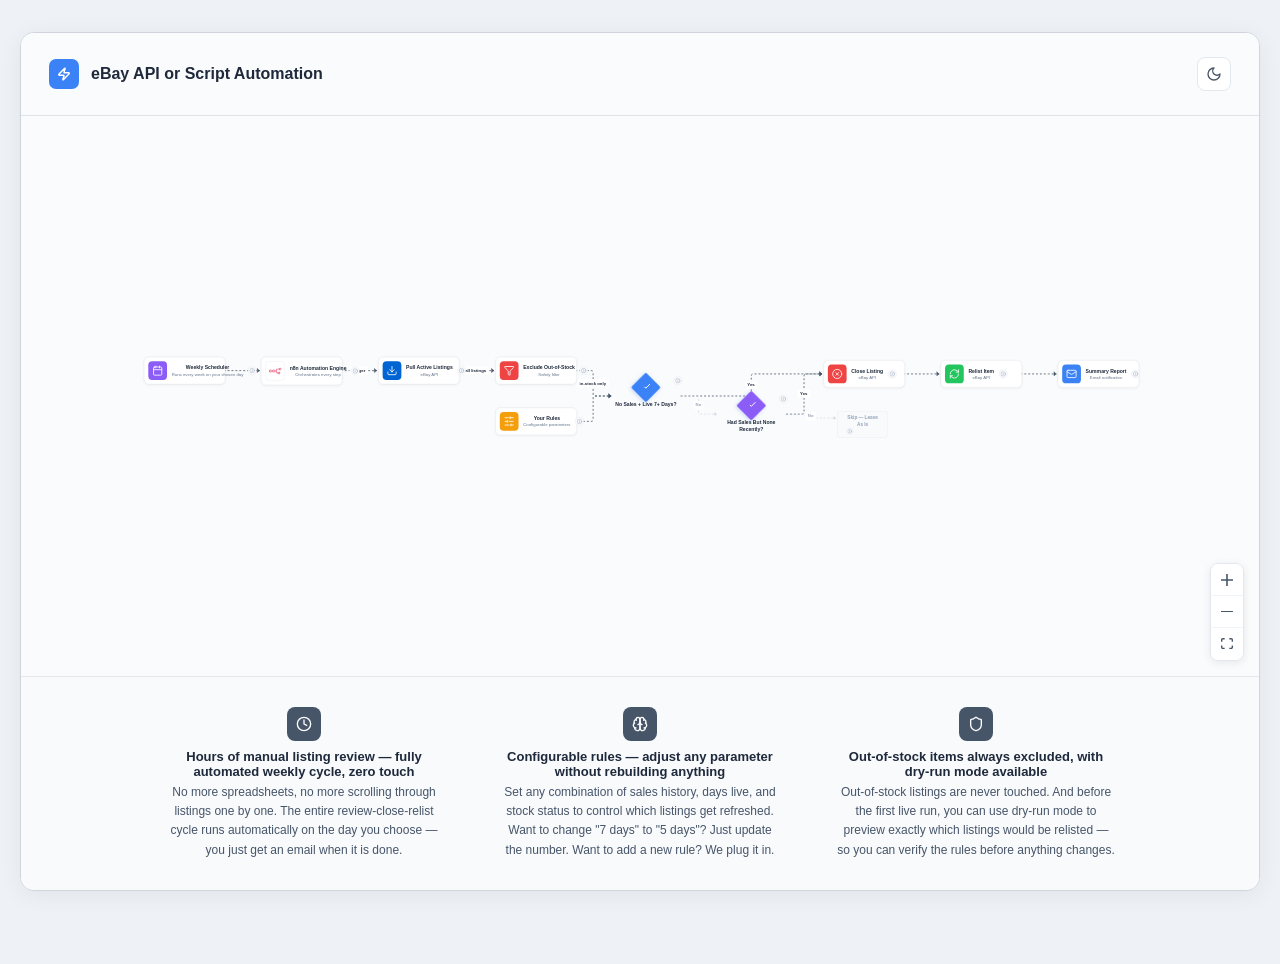
<file: proposals/ebay-api-automation-2026-03-26/index.html>
<!DOCTYPE html>
<html lang="en">
  <head>
    <meta charset="UTF-8" />
    <meta name="viewport" content="width=device-width, initial-scale=1.0" />
    <title>Silicon Loops — Proposal Diagram</title>
    <base href="/proposals/ebay-api-automation-2026-03-26/" />
    <script type="module" crossorigin src="./assets/index-cAYCTepJ.js"></script>
    <link rel="stylesheet" crossorigin href="./assets/index-FLBTLUaw.css">
  </head>
  <body>
    <div id="root"></div>
  </body>
</html>
</file>
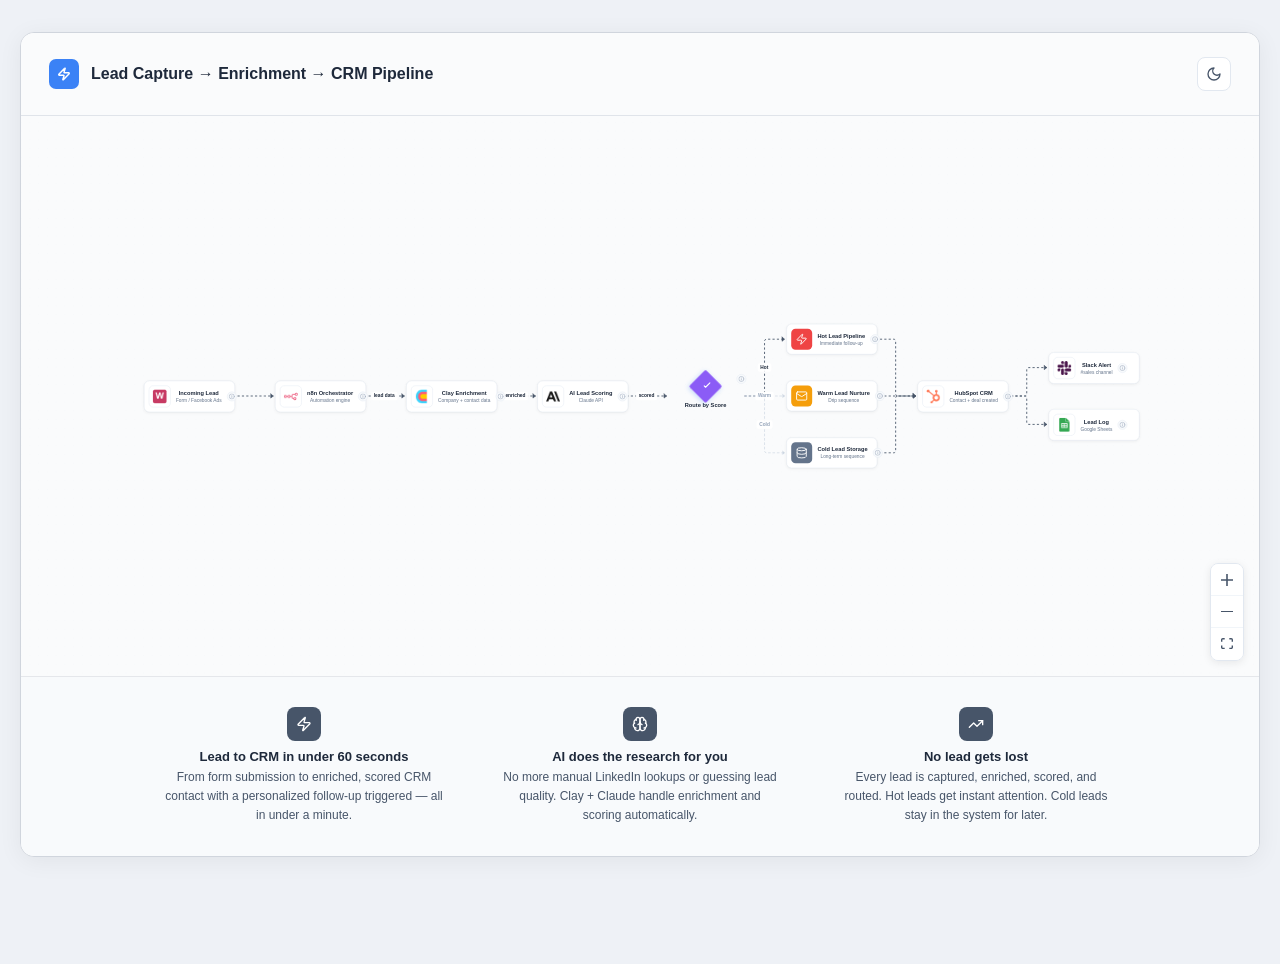
<file: proposals/lead-capture-pipeline/index.html>
<!DOCTYPE html>
<html lang="en">
  <head>
    <meta charset="UTF-8" />
    <meta name="viewport" content="width=device-width, initial-scale=1.0" />
    <title>Silicon Loops — Proposal Diagram</title>
    <script type="module" crossorigin src="./assets/index-DjbWWhF5.js"></script>
    <link rel="stylesheet" crossorigin href="./assets/index-FLBTLUaw.css">
  </head>
  <body>
    <div id="root"></div>
  </body>
</html>
</file>
<file: proposals/ebay-api-automation-2026-03-26/assets/index-FLBTLUaw.css>
.react-flow{direction:ltr;--xy-edge-stroke-default: #b1b1b7;--xy-edge-stroke-width-default: 1;--xy-edge-stroke-selected-default: #555;--xy-connectionline-stroke-default: #b1b1b7;--xy-connectionline-stroke-width-default: 1;--xy-attribution-background-color-default: rgba(255, 255, 255, .5);--xy-minimap-background-color-default: #fff;--xy-minimap-mask-background-color-default: rgba(240, 240, 240, .6);--xy-minimap-mask-stroke-color-default: transparent;--xy-minimap-mask-stroke-width-default: 1;--xy-minimap-node-background-color-default: #e2e2e2;--xy-minimap-node-stroke-color-default: transparent;--xy-minimap-node-stroke-width-default: 2;--xy-background-color-default: transparent;--xy-background-pattern-dots-color-default: #91919a;--xy-background-pattern-lines-color-default: #eee;--xy-background-pattern-cross-color-default: #e2e2e2;background-color:var(--xy-background-color, var(--xy-background-color-default));--xy-node-color-default: inherit;--xy-node-border-default: 1px solid #1a192b;--xy-node-background-color-default: #fff;--xy-node-group-background-color-default: rgba(240, 240, 240, .25);--xy-node-boxshadow-hover-default: 0 1px 4px 1px rgba(0, 0, 0, .08);--xy-node-boxshadow-selected-default: 0 0 0 .5px #1a192b;--xy-node-border-radius-default: 3px;--xy-handle-background-color-default: #1a192b;--xy-handle-border-color-default: #fff;--xy-selection-background-color-default: rgba(0, 89, 220, .08);--xy-selection-border-default: 1px dotted rgba(0, 89, 220, .8);--xy-controls-button-background-color-default: #fefefe;--xy-controls-button-background-color-hover-default: #f4f4f4;--xy-controls-button-color-default: inherit;--xy-controls-button-color-hover-default: inherit;--xy-controls-button-border-color-default: #eee;--xy-controls-box-shadow-default: 0 0 2px 1px rgba(0, 0, 0, .08);--xy-edge-label-background-color-default: #ffffff;--xy-edge-label-color-default: inherit;--xy-resize-background-color-default: #3367d9}.react-flow.dark{--xy-edge-stroke-default: #3e3e3e;--xy-edge-stroke-width-default: 1;--xy-edge-stroke-selected-default: #727272;--xy-connectionline-stroke-default: #b1b1b7;--xy-connectionline-stroke-width-default: 1;--xy-attribution-background-color-default: rgba(150, 150, 150, .25);--xy-minimap-background-color-default: #141414;--xy-minimap-mask-background-color-default: rgba(60, 60, 60, .6);--xy-minimap-mask-stroke-color-default: transparent;--xy-minimap-mask-stroke-width-default: 1;--xy-minimap-node-background-color-default: #2b2b2b;--xy-minimap-node-stroke-color-default: transparent;--xy-minimap-node-stroke-width-default: 2;--xy-background-color-default: #141414;--xy-background-pattern-dots-color-default: #777;--xy-background-pattern-lines-color-default: #777;--xy-background-pattern-cross-color-default: #777;--xy-node-color-default: #f8f8f8;--xy-node-border-default: 1px solid #3c3c3c;--xy-node-background-color-default: #1e1e1e;--xy-node-group-background-color-default: rgba(240, 240, 240, .25);--xy-node-boxshadow-hover-default: 0 1px 4px 1px rgba(255, 255, 255, .08);--xy-node-boxshadow-selected-default: 0 0 0 .5px #999;--xy-handle-background-color-default: #bebebe;--xy-handle-border-color-default: #1e1e1e;--xy-selection-background-color-default: rgba(200, 200, 220, .08);--xy-selection-border-default: 1px dotted rgba(200, 200, 220, .8);--xy-controls-button-background-color-default: #2b2b2b;--xy-controls-button-background-color-hover-default: #3e3e3e;--xy-controls-button-color-default: #f8f8f8;--xy-controls-button-color-hover-default: #fff;--xy-controls-button-border-color-default: #5b5b5b;--xy-controls-box-shadow-default: 0 0 2px 1px rgba(0, 0, 0, .08);--xy-edge-label-background-color-default: #141414;--xy-edge-label-color-default: #f8f8f8}.react-flow__background{background-color:var(--xy-background-color-props, var(--xy-background-color, var(--xy-background-color-default)));pointer-events:none;z-index:-1}.react-flow__container{position:absolute;width:100%;height:100%;top:0;left:0}.react-flow__pane{z-index:1}.react-flow__pane.draggable{cursor:grab}.react-flow__pane.dragging{cursor:grabbing}.react-flow__pane.selection{cursor:pointer}.react-flow__viewport{transform-origin:0 0;z-index:2;pointer-events:none}.react-flow__renderer{z-index:4}.react-flow__selection{z-index:6}.react-flow__nodesselection-rect:focus,.react-flow__nodesselection-rect:focus-visible{outline:none}.react-flow__edge-path{stroke:var(--xy-edge-stroke, var(--xy-edge-stroke-default));stroke-width:var(--xy-edge-stroke-width, var(--xy-edge-stroke-width-default));fill:none}.react-flow__connection-path{stroke:var(--xy-connectionline-stroke, var(--xy-connectionline-stroke-default));stroke-width:var(--xy-connectionline-stroke-width, var(--xy-connectionline-stroke-width-default));fill:none}.react-flow .react-flow__edges{position:absolute}.react-flow .react-flow__edges svg{overflow:visible;position:absolute;pointer-events:none}.react-flow__edge{pointer-events:visibleStroke}.react-flow__edge.selectable{cursor:pointer}.react-flow__edge.animated path{stroke-dasharray:5;animation:dashdraw .5s linear infinite}.react-flow__edge.animated path.react-flow__edge-interaction{stroke-dasharray:none;animation:none}.react-flow__edge.inactive{pointer-events:none}.react-flow__edge.selected,.react-flow__edge:focus,.react-flow__edge:focus-visible{outline:none}.react-flow__edge.selected .react-flow__edge-path,.react-flow__edge.selectable:focus .react-flow__edge-path,.react-flow__edge.selectable:focus-visible .react-flow__edge-path{stroke:var(--xy-edge-stroke-selected, var(--xy-edge-stroke-selected-default))}.react-flow__edge-textwrapper{pointer-events:all}.react-flow__edge .react-flow__edge-text{pointer-events:none;-webkit-user-select:none;-moz-user-select:none;user-select:none}.react-flow__arrowhead polyline{stroke:var(--xy-edge-stroke, var(--xy-edge-stroke-default))}.react-flow__arrowhead polyline.arrowclosed{fill:var(--xy-edge-stroke, var(--xy-edge-stroke-default))}.react-flow__connection{pointer-events:none}.react-flow__connection .animated{stroke-dasharray:5;animation:dashdraw .5s linear infinite}svg.react-flow__connectionline{z-index:1001;overflow:visible;position:absolute}.react-flow__nodes{pointer-events:none;transform-origin:0 0}.react-flow__node{position:absolute;-webkit-user-select:none;-moz-user-select:none;user-select:none;pointer-events:all;transform-origin:0 0;box-sizing:border-box;cursor:default}.react-flow__node.selectable{cursor:pointer}.react-flow__node.draggable{cursor:grab;pointer-events:all}.react-flow__node.draggable.dragging{cursor:grabbing}.react-flow__nodesselection{z-index:3;transform-origin:left top;pointer-events:none}.react-flow__nodesselection-rect{position:absolute;pointer-events:all;cursor:grab}.react-flow__handle{position:absolute;pointer-events:none;min-width:5px;min-height:5px;width:6px;height:6px;background-color:var(--xy-handle-background-color, var(--xy-handle-background-color-default));border:1px solid var(--xy-handle-border-color, var(--xy-handle-border-color-default));border-radius:100%}.react-flow__handle.connectingfrom{pointer-events:all}.react-flow__handle.connectionindicator{pointer-events:all;cursor:crosshair}.react-flow__handle-bottom{top:auto;left:50%;bottom:0;transform:translate(-50%,50%)}.react-flow__handle-top{top:0;left:50%;transform:translate(-50%,-50%)}.react-flow__handle-left{top:50%;left:0;transform:translate(-50%,-50%)}.react-flow__handle-right{top:50%;right:0;transform:translate(50%,-50%)}.react-flow__edgeupdater{cursor:move;pointer-events:all}.react-flow__pane.selection .react-flow__panel{pointer-events:none}.react-flow__panel{position:absolute;z-index:5;margin:15px}.react-flow__panel.top{top:0}.react-flow__panel.bottom{bottom:0}.react-flow__panel.top.center,.react-flow__panel.bottom.center{left:50%;transform:translate(-15px) translate(-50%)}.react-flow__panel.left{left:0}.react-flow__panel.right{right:0}.react-flow__panel.left.center,.react-flow__panel.right.center{top:50%;transform:translateY(-15px) translateY(-50%)}.react-flow__attribution{font-size:10px;background:var(--xy-attribution-background-color, var(--xy-attribution-background-color-default));padding:2px 3px;margin:0}.react-flow__attribution a{text-decoration:none;color:#999}@keyframes dashdraw{0%{stroke-dashoffset:10}}.react-flow__edgelabel-renderer{position:absolute;width:100%;height:100%;pointer-events:none;-webkit-user-select:none;-moz-user-select:none;user-select:none;left:0;top:0}.react-flow__viewport-portal{position:absolute;width:100%;height:100%;left:0;top:0;-webkit-user-select:none;-moz-user-select:none;user-select:none}.react-flow__minimap{background:var( --xy-minimap-background-color-props, var(--xy-minimap-background-color, var(--xy-minimap-background-color-default)) )}.react-flow__minimap-svg{display:block}.react-flow__minimap-mask{fill:var( --xy-minimap-mask-background-color-props, var(--xy-minimap-mask-background-color, var(--xy-minimap-mask-background-color-default)) );stroke:var( --xy-minimap-mask-stroke-color-props, var(--xy-minimap-mask-stroke-color, var(--xy-minimap-mask-stroke-color-default)) );stroke-width:var( --xy-minimap-mask-stroke-width-props, var(--xy-minimap-mask-stroke-width, var(--xy-minimap-mask-stroke-width-default)) )}.react-flow__minimap-node{fill:var( --xy-minimap-node-background-color-props, var(--xy-minimap-node-background-color, var(--xy-minimap-node-background-color-default)) );stroke:var( --xy-minimap-node-stroke-color-props, var(--xy-minimap-node-stroke-color, var(--xy-minimap-node-stroke-color-default)) );stroke-width:var( --xy-minimap-node-stroke-width-props, var(--xy-minimap-node-stroke-width, var(--xy-minimap-node-stroke-width-default)) )}.react-flow__background-pattern.dots{fill:var( --xy-background-pattern-color-props, var(--xy-background-pattern-color, var(--xy-background-pattern-dots-color-default)) )}.react-flow__background-pattern.lines{stroke:var( --xy-background-pattern-color-props, var(--xy-background-pattern-color, var(--xy-background-pattern-lines-color-default)) )}.react-flow__background-pattern.cross{stroke:var( --xy-background-pattern-color-props, var(--xy-background-pattern-color, var(--xy-background-pattern-cross-color-default)) )}.react-flow__controls{display:flex;flex-direction:column;box-shadow:var(--xy-controls-box-shadow, var(--xy-controls-box-shadow-default))}.react-flow__controls.horizontal{flex-direction:row}.react-flow__controls-button{display:flex;justify-content:center;align-items:center;height:26px;width:26px;padding:4px;border:none;background:var(--xy-controls-button-background-color, var(--xy-controls-button-background-color-default));border-bottom:1px solid var( --xy-controls-button-border-color-props, var(--xy-controls-button-border-color, var(--xy-controls-button-border-color-default)) );color:var( --xy-controls-button-color-props, var(--xy-controls-button-color, var(--xy-controls-button-color-default)) );cursor:pointer;-webkit-user-select:none;-moz-user-select:none;user-select:none}.react-flow__controls-button svg{width:100%;max-width:12px;max-height:12px;fill:currentColor}.react-flow__edge.updating .react-flow__edge-path{stroke:#777}.react-flow__edge-text{font-size:10px}.react-flow__node.selectable:focus,.react-flow__node.selectable:focus-visible{outline:none}.react-flow__node-input,.react-flow__node-default,.react-flow__node-output,.react-flow__node-group{padding:10px;border-radius:var(--xy-node-border-radius, var(--xy-node-border-radius-default));width:150px;font-size:12px;color:var(--xy-node-color, var(--xy-node-color-default));text-align:center;border:var(--xy-node-border, var(--xy-node-border-default));background-color:var(--xy-node-background-color, var(--xy-node-background-color-default))}.react-flow__node-input.selectable:hover,.react-flow__node-default.selectable:hover,.react-flow__node-output.selectable:hover,.react-flow__node-group.selectable:hover{box-shadow:var(--xy-node-boxshadow-hover, var(--xy-node-boxshadow-hover-default))}.react-flow__node-input.selectable.selected,.react-flow__node-input.selectable:focus,.react-flow__node-input.selectable:focus-visible,.react-flow__node-default.selectable.selected,.react-flow__node-default.selectable:focus,.react-flow__node-default.selectable:focus-visible,.react-flow__node-output.selectable.selected,.react-flow__node-output.selectable:focus,.react-flow__node-output.selectable:focus-visible,.react-flow__node-group.selectable.selected,.react-flow__node-group.selectable:focus,.react-flow__node-group.selectable:focus-visible{box-shadow:var(--xy-node-boxshadow-selected, var(--xy-node-boxshadow-selected-default))}.react-flow__node-group{background-color:var(--xy-node-group-background-color, var(--xy-node-group-background-color-default))}.react-flow__nodesselection-rect,.react-flow__selection{background:var(--xy-selection-background-color, var(--xy-selection-background-color-default));border:var(--xy-selection-border, var(--xy-selection-border-default))}.react-flow__nodesselection-rect:focus,.react-flow__nodesselection-rect:focus-visible,.react-flow__selection:focus,.react-flow__selection:focus-visible{outline:none}.react-flow__controls-button:hover{background:var( --xy-controls-button-background-color-hover-props, var(--xy-controls-button-background-color-hover, var(--xy-controls-button-background-color-hover-default)) );color:var( --xy-controls-button-color-hover-props, var(--xy-controls-button-color-hover, var(--xy-controls-button-color-hover-default)) )}.react-flow__controls-button:disabled{pointer-events:none}.react-flow__controls-button:disabled svg{fill-opacity:.4}.react-flow__controls-button:last-child{border-bottom:none}.react-flow__controls.horizontal .react-flow__controls-button{border-bottom:none;border-right:1px solid var( --xy-controls-button-border-color-props, var(--xy-controls-button-border-color, var(--xy-controls-button-border-color-default)) )}.react-flow__controls.horizontal .react-flow__controls-button:last-child{border-right:none}.react-flow__resize-control{position:absolute}.react-flow__resize-control.left,.react-flow__resize-control.right{cursor:ew-resize}.react-flow__resize-control.top,.react-flow__resize-control.bottom{cursor:ns-resize}.react-flow__resize-control.top.left,.react-flow__resize-control.bottom.right{cursor:nwse-resize}.react-flow__resize-control.bottom.left,.react-flow__resize-control.top.right{cursor:nesw-resize}.react-flow__resize-control.handle{width:5px;height:5px;border:1px solid #fff;border-radius:1px;background-color:var(--xy-resize-background-color, var(--xy-resize-background-color-default));translate:-50% -50%}.react-flow__resize-control.handle.left{left:0;top:50%}.react-flow__resize-control.handle.right{left:100%;top:50%}.react-flow__resize-control.handle.top{left:50%;top:0}.react-flow__resize-control.handle.bottom{left:50%;top:100%}.react-flow__resize-control.handle.top.left,.react-flow__resize-control.handle.bottom.left{left:0}.react-flow__resize-control.handle.top.right,.react-flow__resize-control.handle.bottom.right{left:100%}.react-flow__resize-control.line{border-color:var(--xy-resize-background-color, var(--xy-resize-background-color-default));border-width:0;border-style:solid}.react-flow__resize-control.line.left,.react-flow__resize-control.line.right{width:1px;transform:translate(-50%);top:0;height:100%}.react-flow__resize-control.line.left{left:0;border-left-width:1px}.react-flow__resize-control.line.right{left:100%;border-right-width:1px}.react-flow__resize-control.line.top,.react-flow__resize-control.line.bottom{height:1px;transform:translateY(-50%);left:0;width:100%}.react-flow__resize-control.line.top{top:0;border-top-width:1px}.react-flow__resize-control.line.bottom{border-bottom-width:1px;top:100%}.react-flow__edge-textbg{fill:var(--xy-edge-label-background-color, var(--xy-edge-label-background-color-default))}.react-flow__edge-text{fill:var(--xy-edge-label-color, var(--xy-edge-label-color-default))}body{margin:0;padding:32px 20px;background:#eef1f6;display:flex;justify-content:center;min-height:100vh;font-family:-apple-system,BlinkMacSystemFont,Segoe UI,Roboto,sans-serif}#root{width:100%;max-width:1400px}.diagram-wrapper{background:#fff;border-radius:14px;border:1px solid #d0d5dd;box-shadow:0 4px 24px #0000000f;overflow:hidden}.title-bar{display:flex;align-items:center;gap:12px;padding:14px 28px;background:#fafbfc;border-bottom:1px solid #e0e4ea;height:54px}.title-icon{width:30px;height:30px;border-radius:7px;display:flex;align-items:center;justify-content:center;flex-shrink:0}.title-text{font-size:16px;font-weight:600;color:#1e293b;flex:1;margin:0}.diagram-canvas{height:560px;background:#fafbfc}.react-flow__edge.animated path{stroke-dasharray:5;animation:flowDash .5s linear infinite}@keyframes flowDash{to{stroke-dashoffset:-10}}.react-flow__node{background:none!important;border:none!important;box-shadow:none!important;padding:0!important;border-radius:0!important;font-family:-apple-system,BlinkMacSystemFont,Segoe UI,Roboto,sans-serif}.handle{width:8px!important;height:8px!important;background:transparent!important;border:none!important;opacity:0}.action-node{text-align:center}.node-card{display:flex;align-items:center;gap:12px;background:#fff;border:1.5px solid #e2e8f0;border-radius:12px;padding:10px 16px 10px 10px;box-shadow:0 2px 8px #0000000f,0 0 0 1px #00000005;min-width:180px;transition:box-shadow .2s,border-color .2s}.node-card:hover{box-shadow:0 4px 16px #0000001a;border-color:#cbd5e1}.node-icon{width:48px;height:48px;border-radius:10px;display:flex;align-items:center;justify-content:center;flex-shrink:0}.brand-icon-img{width:32px;height:32px;object-fit:contain;border-radius:4px}.node-info{text-align:left;min-width:0}.node-label{font-size:13px;font-weight:700;color:#1e293b;line-height:1.3;white-space:nowrap}.node-sub{font-size:11px;color:#64748b;margin-top:2px;white-space:nowrap}.decision-node{text-align:center}.diamond-wrapper{display:flex;justify-content:center;margin-bottom:8px}.diamond{width:52px;height:52px;border-radius:6px;transform:rotate(45deg);display:flex;align-items:center;justify-content:center;box-shadow:0 3px 10px #3b82f640;border:2px solid rgba(255,255,255,.3)}.decision-label{font-size:13px;font-weight:700;color:#1e293b;line-height:1.3;white-space:pre-line}.skip-node{text-align:center}.skip-box{display:inline-block;background:#f8fafc;border:1.5px dashed #cbd5e1;border-radius:8px;padding:6px 16px}.skip-text{font-size:12px;font-weight:600;color:#94a3b8}.react-flow__controls{box-shadow:0 2px 8px #00000014!important;border:1px solid #e2e8f0!important;border-radius:8px!important;overflow:hidden}.react-flow__controls-button{width:32px!important;height:32px!important;background:#fff!important;border:none!important;border-bottom:1px solid #f1f5f9!important;display:flex;align-items:center;justify-content:center}.react-flow__controls-button:hover{background:#f8fafc!important}.react-flow__controls-button:last-child{border-bottom:none!important}.react-flow__controls-button svg{fill:#475569!important}.react-flow__node.dragging{cursor:grabbing}.react-flow__node{cursor:grab}.info-btn{width:22px;height:22px;border-radius:50%;border:1.5px solid #e2e8f0;background:#f8fafc;color:#94a3b8;cursor:pointer;display:flex;align-items:center;justify-content:center;flex-shrink:0;transition:all .15s;padding:0}.info-btn:hover{background:#3b82f6;border-color:#3b82f6;color:#fff}.info-btn-diamond{position:absolute;top:0;right:-8px}.info-btn-skip{width:18px;height:18px;margin-left:6px}.info-tooltip{position:absolute;top:calc(100% + 8px);left:50%;transform:translate(-50%);background:#1e293b;color:#f1f5f9;border-radius:10px;padding:12px 16px;width:260px;box-shadow:0 8px 24px #00000026;z-index:50;pointer-events:auto}.info-tooltip:before{content:"";position:absolute;top:-6px;left:50%;transform:translate(-50%);width:12px;height:12px;background:#1e293b;border-radius:2px;transform:translate(-50%) rotate(45deg)}.info-tooltip p{font-size:12px;line-height:1.6;margin:0;font-weight:400;font-family:-apple-system,BlinkMacSystemFont,Segoe UI,Roboto,sans-serif}.info-tooltip-skip{width:220px}.theme-toggle{width:34px;height:34px;border-radius:8px;border:1.5px solid #e2e8f0;background:#fff;color:#475569;cursor:pointer;display:flex;align-items:center;justify-content:center;padding:0;flex-shrink:0;transition:all .15s}.theme-toggle:hover{background:#f1f5f9;border-color:#cbd5e1}.react-flow__edge-textbg{fill:#fff;fill-opacity:.95}.react-flow__edge-text{font-size:11px;font-weight:700;font-family:-apple-system,BlinkMacSystemFont,Segoe UI,Roboto,sans-serif}.diagram-wrapper.dark{background:#0f172a;border-color:#1e293b}.diagram-wrapper.dark .title-bar{background:#1e293b;border-bottom-color:#334155}.diagram-wrapper.dark .title-text{color:#f1f5f9}.diagram-wrapper.dark .title-badge{background:#3b82f6}.diagram-wrapper.dark .theme-toggle{background:#334155;border-color:#475569;color:#f59e0b}.diagram-wrapper.dark .theme-toggle:hover{background:#475569}.diagram-wrapper.dark .diagram-canvas{background:#0f172a}.dark-flow{background:#0f172a!important}.dark-flow .react-flow__pane{background:#0f172a}.diagram-wrapper.dark .react-flow__controls{border-color:#334155!important;box-shadow:0 2px 8px #0000004d!important}.diagram-wrapper.dark .react-flow__controls-button{background:#1e293b!important;border-bottom-color:#334155!important}.diagram-wrapper.dark .react-flow__controls-button:hover{background:#334155!important}.diagram-wrapper.dark .react-flow__controls-button svg{fill:#94a3b8!important}.action-node.dark .node-card{background:#1e293b;border-color:#334155;box-shadow:0 2px 8px #0003,0 0 0 1px #ffffff08}.action-node.dark .node-card:hover{border-color:#475569;box-shadow:0 4px 16px #0000004d}.action-node.dark .node-label{color:#f1f5f9}.action-node.dark .node-sub{color:#94a3b8}.action-node.dark .info-btn{background:#334155;border-color:#475569;color:#94a3b8}.action-node.dark .info-btn:hover{background:#3b82f6;border-color:#3b82f6;color:#fff}.decision-node.dark .decision-label{color:#f1f5f9}.decision-node.dark .info-btn{background:#334155;border-color:#475569;color:#94a3b8}.decision-node.dark .info-btn:hover{background:#3b82f6;border-color:#3b82f6;color:#fff}.diagram-wrapper.dark .skip-box{background:#1e293b;border-color:#475569}.diagram-wrapper.dark .skip-text{color:#64748b}.dark-flow .react-flow__edge-textbg{fill:#1e293b;fill-opacity:.95}.dark-flow .react-flow__edge-text{fill:#94a3b8}.action-node.dark .info-tooltip,.decision-node.dark .info-tooltip{background:#f8fafc;color:#1e293b}.action-node.dark .info-tooltip:before,.decision-node.dark .info-tooltip:before{background:#f8fafc}.action-node.dark .info-tooltip p,.decision-node.dark .info-tooltip p{color:#334155}.diagram-wrapper.dark .footer{background:#1e293b;border-top-color:#334155}.diagram-wrapper.dark .footer-icon{background:#3b82f6}.diagram-wrapper.dark .footer-title{color:#f1f5f9}.diagram-wrapper.dark .footer-text{color:#94a3b8}.diagram-wrapper.dark .footer-text code{background:#334155;color:#e2e8f0}.footer{display:flex;align-items:flex-start;justify-content:center;gap:56px;padding:30px 80px;background:#f8fafc;border-top:1px solid #e5e7eb}.footer-item{text-align:center;width:280px}.footer-icon{width:34px;height:34px;border-radius:8px;background:#475569;margin:0 auto 8px;display:flex;align-items:center;justify-content:center}.footer-title{font-size:13px;font-weight:700;color:#1e293b;margin-bottom:4px}.footer-text{font-size:12px;color:#475569;line-height:1.6}
</file>
<file: proposals/lead-capture-pipeline/assets/index-FLBTLUaw.css>
.react-flow{direction:ltr;--xy-edge-stroke-default: #b1b1b7;--xy-edge-stroke-width-default: 1;--xy-edge-stroke-selected-default: #555;--xy-connectionline-stroke-default: #b1b1b7;--xy-connectionline-stroke-width-default: 1;--xy-attribution-background-color-default: rgba(255, 255, 255, .5);--xy-minimap-background-color-default: #fff;--xy-minimap-mask-background-color-default: rgba(240, 240, 240, .6);--xy-minimap-mask-stroke-color-default: transparent;--xy-minimap-mask-stroke-width-default: 1;--xy-minimap-node-background-color-default: #e2e2e2;--xy-minimap-node-stroke-color-default: transparent;--xy-minimap-node-stroke-width-default: 2;--xy-background-color-default: transparent;--xy-background-pattern-dots-color-default: #91919a;--xy-background-pattern-lines-color-default: #eee;--xy-background-pattern-cross-color-default: #e2e2e2;background-color:var(--xy-background-color, var(--xy-background-color-default));--xy-node-color-default: inherit;--xy-node-border-default: 1px solid #1a192b;--xy-node-background-color-default: #fff;--xy-node-group-background-color-default: rgba(240, 240, 240, .25);--xy-node-boxshadow-hover-default: 0 1px 4px 1px rgba(0, 0, 0, .08);--xy-node-boxshadow-selected-default: 0 0 0 .5px #1a192b;--xy-node-border-radius-default: 3px;--xy-handle-background-color-default: #1a192b;--xy-handle-border-color-default: #fff;--xy-selection-background-color-default: rgba(0, 89, 220, .08);--xy-selection-border-default: 1px dotted rgba(0, 89, 220, .8);--xy-controls-button-background-color-default: #fefefe;--xy-controls-button-background-color-hover-default: #f4f4f4;--xy-controls-button-color-default: inherit;--xy-controls-button-color-hover-default: inherit;--xy-controls-button-border-color-default: #eee;--xy-controls-box-shadow-default: 0 0 2px 1px rgba(0, 0, 0, .08);--xy-edge-label-background-color-default: #ffffff;--xy-edge-label-color-default: inherit;--xy-resize-background-color-default: #3367d9}.react-flow.dark{--xy-edge-stroke-default: #3e3e3e;--xy-edge-stroke-width-default: 1;--xy-edge-stroke-selected-default: #727272;--xy-connectionline-stroke-default: #b1b1b7;--xy-connectionline-stroke-width-default: 1;--xy-attribution-background-color-default: rgba(150, 150, 150, .25);--xy-minimap-background-color-default: #141414;--xy-minimap-mask-background-color-default: rgba(60, 60, 60, .6);--xy-minimap-mask-stroke-color-default: transparent;--xy-minimap-mask-stroke-width-default: 1;--xy-minimap-node-background-color-default: #2b2b2b;--xy-minimap-node-stroke-color-default: transparent;--xy-minimap-node-stroke-width-default: 2;--xy-background-color-default: #141414;--xy-background-pattern-dots-color-default: #777;--xy-background-pattern-lines-color-default: #777;--xy-background-pattern-cross-color-default: #777;--xy-node-color-default: #f8f8f8;--xy-node-border-default: 1px solid #3c3c3c;--xy-node-background-color-default: #1e1e1e;--xy-node-group-background-color-default: rgba(240, 240, 240, .25);--xy-node-boxshadow-hover-default: 0 1px 4px 1px rgba(255, 255, 255, .08);--xy-node-boxshadow-selected-default: 0 0 0 .5px #999;--xy-handle-background-color-default: #bebebe;--xy-handle-border-color-default: #1e1e1e;--xy-selection-background-color-default: rgba(200, 200, 220, .08);--xy-selection-border-default: 1px dotted rgba(200, 200, 220, .8);--xy-controls-button-background-color-default: #2b2b2b;--xy-controls-button-background-color-hover-default: #3e3e3e;--xy-controls-button-color-default: #f8f8f8;--xy-controls-button-color-hover-default: #fff;--xy-controls-button-border-color-default: #5b5b5b;--xy-controls-box-shadow-default: 0 0 2px 1px rgba(0, 0, 0, .08);--xy-edge-label-background-color-default: #141414;--xy-edge-label-color-default: #f8f8f8}.react-flow__background{background-color:var(--xy-background-color-props, var(--xy-background-color, var(--xy-background-color-default)));pointer-events:none;z-index:-1}.react-flow__container{position:absolute;width:100%;height:100%;top:0;left:0}.react-flow__pane{z-index:1}.react-flow__pane.draggable{cursor:grab}.react-flow__pane.dragging{cursor:grabbing}.react-flow__pane.selection{cursor:pointer}.react-flow__viewport{transform-origin:0 0;z-index:2;pointer-events:none}.react-flow__renderer{z-index:4}.react-flow__selection{z-index:6}.react-flow__nodesselection-rect:focus,.react-flow__nodesselection-rect:focus-visible{outline:none}.react-flow__edge-path{stroke:var(--xy-edge-stroke, var(--xy-edge-stroke-default));stroke-width:var(--xy-edge-stroke-width, var(--xy-edge-stroke-width-default));fill:none}.react-flow__connection-path{stroke:var(--xy-connectionline-stroke, var(--xy-connectionline-stroke-default));stroke-width:var(--xy-connectionline-stroke-width, var(--xy-connectionline-stroke-width-default));fill:none}.react-flow .react-flow__edges{position:absolute}.react-flow .react-flow__edges svg{overflow:visible;position:absolute;pointer-events:none}.react-flow__edge{pointer-events:visibleStroke}.react-flow__edge.selectable{cursor:pointer}.react-flow__edge.animated path{stroke-dasharray:5;animation:dashdraw .5s linear infinite}.react-flow__edge.animated path.react-flow__edge-interaction{stroke-dasharray:none;animation:none}.react-flow__edge.inactive{pointer-events:none}.react-flow__edge.selected,.react-flow__edge:focus,.react-flow__edge:focus-visible{outline:none}.react-flow__edge.selected .react-flow__edge-path,.react-flow__edge.selectable:focus .react-flow__edge-path,.react-flow__edge.selectable:focus-visible .react-flow__edge-path{stroke:var(--xy-edge-stroke-selected, var(--xy-edge-stroke-selected-default))}.react-flow__edge-textwrapper{pointer-events:all}.react-flow__edge .react-flow__edge-text{pointer-events:none;-webkit-user-select:none;-moz-user-select:none;user-select:none}.react-flow__arrowhead polyline{stroke:var(--xy-edge-stroke, var(--xy-edge-stroke-default))}.react-flow__arrowhead polyline.arrowclosed{fill:var(--xy-edge-stroke, var(--xy-edge-stroke-default))}.react-flow__connection{pointer-events:none}.react-flow__connection .animated{stroke-dasharray:5;animation:dashdraw .5s linear infinite}svg.react-flow__connectionline{z-index:1001;overflow:visible;position:absolute}.react-flow__nodes{pointer-events:none;transform-origin:0 0}.react-flow__node{position:absolute;-webkit-user-select:none;-moz-user-select:none;user-select:none;pointer-events:all;transform-origin:0 0;box-sizing:border-box;cursor:default}.react-flow__node.selectable{cursor:pointer}.react-flow__node.draggable{cursor:grab;pointer-events:all}.react-flow__node.draggable.dragging{cursor:grabbing}.react-flow__nodesselection{z-index:3;transform-origin:left top;pointer-events:none}.react-flow__nodesselection-rect{position:absolute;pointer-events:all;cursor:grab}.react-flow__handle{position:absolute;pointer-events:none;min-width:5px;min-height:5px;width:6px;height:6px;background-color:var(--xy-handle-background-color, var(--xy-handle-background-color-default));border:1px solid var(--xy-handle-border-color, var(--xy-handle-border-color-default));border-radius:100%}.react-flow__handle.connectingfrom{pointer-events:all}.react-flow__handle.connectionindicator{pointer-events:all;cursor:crosshair}.react-flow__handle-bottom{top:auto;left:50%;bottom:0;transform:translate(-50%,50%)}.react-flow__handle-top{top:0;left:50%;transform:translate(-50%,-50%)}.react-flow__handle-left{top:50%;left:0;transform:translate(-50%,-50%)}.react-flow__handle-right{top:50%;right:0;transform:translate(50%,-50%)}.react-flow__edgeupdater{cursor:move;pointer-events:all}.react-flow__pane.selection .react-flow__panel{pointer-events:none}.react-flow__panel{position:absolute;z-index:5;margin:15px}.react-flow__panel.top{top:0}.react-flow__panel.bottom{bottom:0}.react-flow__panel.top.center,.react-flow__panel.bottom.center{left:50%;transform:translate(-15px) translate(-50%)}.react-flow__panel.left{left:0}.react-flow__panel.right{right:0}.react-flow__panel.left.center,.react-flow__panel.right.center{top:50%;transform:translateY(-15px) translateY(-50%)}.react-flow__attribution{font-size:10px;background:var(--xy-attribution-background-color, var(--xy-attribution-background-color-default));padding:2px 3px;margin:0}.react-flow__attribution a{text-decoration:none;color:#999}@keyframes dashdraw{0%{stroke-dashoffset:10}}.react-flow__edgelabel-renderer{position:absolute;width:100%;height:100%;pointer-events:none;-webkit-user-select:none;-moz-user-select:none;user-select:none;left:0;top:0}.react-flow__viewport-portal{position:absolute;width:100%;height:100%;left:0;top:0;-webkit-user-select:none;-moz-user-select:none;user-select:none}.react-flow__minimap{background:var( --xy-minimap-background-color-props, var(--xy-minimap-background-color, var(--xy-minimap-background-color-default)) )}.react-flow__minimap-svg{display:block}.react-flow__minimap-mask{fill:var( --xy-minimap-mask-background-color-props, var(--xy-minimap-mask-background-color, var(--xy-minimap-mask-background-color-default)) );stroke:var( --xy-minimap-mask-stroke-color-props, var(--xy-minimap-mask-stroke-color, var(--xy-minimap-mask-stroke-color-default)) );stroke-width:var( --xy-minimap-mask-stroke-width-props, var(--xy-minimap-mask-stroke-width, var(--xy-minimap-mask-stroke-width-default)) )}.react-flow__minimap-node{fill:var( --xy-minimap-node-background-color-props, var(--xy-minimap-node-background-color, var(--xy-minimap-node-background-color-default)) );stroke:var( --xy-minimap-node-stroke-color-props, var(--xy-minimap-node-stroke-color, var(--xy-minimap-node-stroke-color-default)) );stroke-width:var( --xy-minimap-node-stroke-width-props, var(--xy-minimap-node-stroke-width, var(--xy-minimap-node-stroke-width-default)) )}.react-flow__background-pattern.dots{fill:var( --xy-background-pattern-color-props, var(--xy-background-pattern-color, var(--xy-background-pattern-dots-color-default)) )}.react-flow__background-pattern.lines{stroke:var( --xy-background-pattern-color-props, var(--xy-background-pattern-color, var(--xy-background-pattern-lines-color-default)) )}.react-flow__background-pattern.cross{stroke:var( --xy-background-pattern-color-props, var(--xy-background-pattern-color, var(--xy-background-pattern-cross-color-default)) )}.react-flow__controls{display:flex;flex-direction:column;box-shadow:var(--xy-controls-box-shadow, var(--xy-controls-box-shadow-default))}.react-flow__controls.horizontal{flex-direction:row}.react-flow__controls-button{display:flex;justify-content:center;align-items:center;height:26px;width:26px;padding:4px;border:none;background:var(--xy-controls-button-background-color, var(--xy-controls-button-background-color-default));border-bottom:1px solid var( --xy-controls-button-border-color-props, var(--xy-controls-button-border-color, var(--xy-controls-button-border-color-default)) );color:var( --xy-controls-button-color-props, var(--xy-controls-button-color, var(--xy-controls-button-color-default)) );cursor:pointer;-webkit-user-select:none;-moz-user-select:none;user-select:none}.react-flow__controls-button svg{width:100%;max-width:12px;max-height:12px;fill:currentColor}.react-flow__edge.updating .react-flow__edge-path{stroke:#777}.react-flow__edge-text{font-size:10px}.react-flow__node.selectable:focus,.react-flow__node.selectable:focus-visible{outline:none}.react-flow__node-input,.react-flow__node-default,.react-flow__node-output,.react-flow__node-group{padding:10px;border-radius:var(--xy-node-border-radius, var(--xy-node-border-radius-default));width:150px;font-size:12px;color:var(--xy-node-color, var(--xy-node-color-default));text-align:center;border:var(--xy-node-border, var(--xy-node-border-default));background-color:var(--xy-node-background-color, var(--xy-node-background-color-default))}.react-flow__node-input.selectable:hover,.react-flow__node-default.selectable:hover,.react-flow__node-output.selectable:hover,.react-flow__node-group.selectable:hover{box-shadow:var(--xy-node-boxshadow-hover, var(--xy-node-boxshadow-hover-default))}.react-flow__node-input.selectable.selected,.react-flow__node-input.selectable:focus,.react-flow__node-input.selectable:focus-visible,.react-flow__node-default.selectable.selected,.react-flow__node-default.selectable:focus,.react-flow__node-default.selectable:focus-visible,.react-flow__node-output.selectable.selected,.react-flow__node-output.selectable:focus,.react-flow__node-output.selectable:focus-visible,.react-flow__node-group.selectable.selected,.react-flow__node-group.selectable:focus,.react-flow__node-group.selectable:focus-visible{box-shadow:var(--xy-node-boxshadow-selected, var(--xy-node-boxshadow-selected-default))}.react-flow__node-group{background-color:var(--xy-node-group-background-color, var(--xy-node-group-background-color-default))}.react-flow__nodesselection-rect,.react-flow__selection{background:var(--xy-selection-background-color, var(--xy-selection-background-color-default));border:var(--xy-selection-border, var(--xy-selection-border-default))}.react-flow__nodesselection-rect:focus,.react-flow__nodesselection-rect:focus-visible,.react-flow__selection:focus,.react-flow__selection:focus-visible{outline:none}.react-flow__controls-button:hover{background:var( --xy-controls-button-background-color-hover-props, var(--xy-controls-button-background-color-hover, var(--xy-controls-button-background-color-hover-default)) );color:var( --xy-controls-button-color-hover-props, var(--xy-controls-button-color-hover, var(--xy-controls-button-color-hover-default)) )}.react-flow__controls-button:disabled{pointer-events:none}.react-flow__controls-button:disabled svg{fill-opacity:.4}.react-flow__controls-button:last-child{border-bottom:none}.react-flow__controls.horizontal .react-flow__controls-button{border-bottom:none;border-right:1px solid var( --xy-controls-button-border-color-props, var(--xy-controls-button-border-color, var(--xy-controls-button-border-color-default)) )}.react-flow__controls.horizontal .react-flow__controls-button:last-child{border-right:none}.react-flow__resize-control{position:absolute}.react-flow__resize-control.left,.react-flow__resize-control.right{cursor:ew-resize}.react-flow__resize-control.top,.react-flow__resize-control.bottom{cursor:ns-resize}.react-flow__resize-control.top.left,.react-flow__resize-control.bottom.right{cursor:nwse-resize}.react-flow__resize-control.bottom.left,.react-flow__resize-control.top.right{cursor:nesw-resize}.react-flow__resize-control.handle{width:5px;height:5px;border:1px solid #fff;border-radius:1px;background-color:var(--xy-resize-background-color, var(--xy-resize-background-color-default));translate:-50% -50%}.react-flow__resize-control.handle.left{left:0;top:50%}.react-flow__resize-control.handle.right{left:100%;top:50%}.react-flow__resize-control.handle.top{left:50%;top:0}.react-flow__resize-control.handle.bottom{left:50%;top:100%}.react-flow__resize-control.handle.top.left,.react-flow__resize-control.handle.bottom.left{left:0}.react-flow__resize-control.handle.top.right,.react-flow__resize-control.handle.bottom.right{left:100%}.react-flow__resize-control.line{border-color:var(--xy-resize-background-color, var(--xy-resize-background-color-default));border-width:0;border-style:solid}.react-flow__resize-control.line.left,.react-flow__resize-control.line.right{width:1px;transform:translate(-50%);top:0;height:100%}.react-flow__resize-control.line.left{left:0;border-left-width:1px}.react-flow__resize-control.line.right{left:100%;border-right-width:1px}.react-flow__resize-control.line.top,.react-flow__resize-control.line.bottom{height:1px;transform:translateY(-50%);left:0;width:100%}.react-flow__resize-control.line.top{top:0;border-top-width:1px}.react-flow__resize-control.line.bottom{border-bottom-width:1px;top:100%}.react-flow__edge-textbg{fill:var(--xy-edge-label-background-color, var(--xy-edge-label-background-color-default))}.react-flow__edge-text{fill:var(--xy-edge-label-color, var(--xy-edge-label-color-default))}body{margin:0;padding:32px 20px;background:#eef1f6;display:flex;justify-content:center;min-height:100vh;font-family:-apple-system,BlinkMacSystemFont,Segoe UI,Roboto,sans-serif}#root{width:100%;max-width:1400px}.diagram-wrapper{background:#fff;border-radius:14px;border:1px solid #d0d5dd;box-shadow:0 4px 24px #0000000f;overflow:hidden}.title-bar{display:flex;align-items:center;gap:12px;padding:14px 28px;background:#fafbfc;border-bottom:1px solid #e0e4ea;height:54px}.title-icon{width:30px;height:30px;border-radius:7px;display:flex;align-items:center;justify-content:center;flex-shrink:0}.title-text{font-size:16px;font-weight:600;color:#1e293b;flex:1;margin:0}.diagram-canvas{height:560px;background:#fafbfc}.react-flow__edge.animated path{stroke-dasharray:5;animation:flowDash .5s linear infinite}@keyframes flowDash{to{stroke-dashoffset:-10}}.react-flow__node{background:none!important;border:none!important;box-shadow:none!important;padding:0!important;border-radius:0!important;font-family:-apple-system,BlinkMacSystemFont,Segoe UI,Roboto,sans-serif}.handle{width:8px!important;height:8px!important;background:transparent!important;border:none!important;opacity:0}.action-node{text-align:center}.node-card{display:flex;align-items:center;gap:12px;background:#fff;border:1.5px solid #e2e8f0;border-radius:12px;padding:10px 16px 10px 10px;box-shadow:0 2px 8px #0000000f,0 0 0 1px #00000005;min-width:180px;transition:box-shadow .2s,border-color .2s}.node-card:hover{box-shadow:0 4px 16px #0000001a;border-color:#cbd5e1}.node-icon{width:48px;height:48px;border-radius:10px;display:flex;align-items:center;justify-content:center;flex-shrink:0}.brand-icon-img{width:32px;height:32px;object-fit:contain;border-radius:4px}.node-info{text-align:left;min-width:0}.node-label{font-size:13px;font-weight:700;color:#1e293b;line-height:1.3;white-space:nowrap}.node-sub{font-size:11px;color:#64748b;margin-top:2px;white-space:nowrap}.decision-node{text-align:center}.diamond-wrapper{display:flex;justify-content:center;margin-bottom:8px}.diamond{width:52px;height:52px;border-radius:6px;transform:rotate(45deg);display:flex;align-items:center;justify-content:center;box-shadow:0 3px 10px #3b82f640;border:2px solid rgba(255,255,255,.3)}.decision-label{font-size:13px;font-weight:700;color:#1e293b;line-height:1.3;white-space:pre-line}.skip-node{text-align:center}.skip-box{display:inline-block;background:#f8fafc;border:1.5px dashed #cbd5e1;border-radius:8px;padding:6px 16px}.skip-text{font-size:12px;font-weight:600;color:#94a3b8}.react-flow__controls{box-shadow:0 2px 8px #00000014!important;border:1px solid #e2e8f0!important;border-radius:8px!important;overflow:hidden}.react-flow__controls-button{width:32px!important;height:32px!important;background:#fff!important;border:none!important;border-bottom:1px solid #f1f5f9!important;display:flex;align-items:center;justify-content:center}.react-flow__controls-button:hover{background:#f8fafc!important}.react-flow__controls-button:last-child{border-bottom:none!important}.react-flow__controls-button svg{fill:#475569!important}.react-flow__node.dragging{cursor:grabbing}.react-flow__node{cursor:grab}.info-btn{width:22px;height:22px;border-radius:50%;border:1.5px solid #e2e8f0;background:#f8fafc;color:#94a3b8;cursor:pointer;display:flex;align-items:center;justify-content:center;flex-shrink:0;transition:all .15s;padding:0}.info-btn:hover{background:#3b82f6;border-color:#3b82f6;color:#fff}.info-btn-diamond{position:absolute;top:0;right:-8px}.info-btn-skip{width:18px;height:18px;margin-left:6px}.info-tooltip{position:absolute;top:calc(100% + 8px);left:50%;transform:translate(-50%);background:#1e293b;color:#f1f5f9;border-radius:10px;padding:12px 16px;width:260px;box-shadow:0 8px 24px #00000026;z-index:50;pointer-events:auto}.info-tooltip:before{content:"";position:absolute;top:-6px;left:50%;transform:translate(-50%);width:12px;height:12px;background:#1e293b;border-radius:2px;transform:translate(-50%) rotate(45deg)}.info-tooltip p{font-size:12px;line-height:1.6;margin:0;font-weight:400;font-family:-apple-system,BlinkMacSystemFont,Segoe UI,Roboto,sans-serif}.info-tooltip-skip{width:220px}.theme-toggle{width:34px;height:34px;border-radius:8px;border:1.5px solid #e2e8f0;background:#fff;color:#475569;cursor:pointer;display:flex;align-items:center;justify-content:center;padding:0;flex-shrink:0;transition:all .15s}.theme-toggle:hover{background:#f1f5f9;border-color:#cbd5e1}.react-flow__edge-textbg{fill:#fff;fill-opacity:.95}.react-flow__edge-text{font-size:11px;font-weight:700;font-family:-apple-system,BlinkMacSystemFont,Segoe UI,Roboto,sans-serif}.diagram-wrapper.dark{background:#0f172a;border-color:#1e293b}.diagram-wrapper.dark .title-bar{background:#1e293b;border-bottom-color:#334155}.diagram-wrapper.dark .title-text{color:#f1f5f9}.diagram-wrapper.dark .title-badge{background:#3b82f6}.diagram-wrapper.dark .theme-toggle{background:#334155;border-color:#475569;color:#f59e0b}.diagram-wrapper.dark .theme-toggle:hover{background:#475569}.diagram-wrapper.dark .diagram-canvas{background:#0f172a}.dark-flow{background:#0f172a!important}.dark-flow .react-flow__pane{background:#0f172a}.diagram-wrapper.dark .react-flow__controls{border-color:#334155!important;box-shadow:0 2px 8px #0000004d!important}.diagram-wrapper.dark .react-flow__controls-button{background:#1e293b!important;border-bottom-color:#334155!important}.diagram-wrapper.dark .react-flow__controls-button:hover{background:#334155!important}.diagram-wrapper.dark .react-flow__controls-button svg{fill:#94a3b8!important}.action-node.dark .node-card{background:#1e293b;border-color:#334155;box-shadow:0 2px 8px #0003,0 0 0 1px #ffffff08}.action-node.dark .node-card:hover{border-color:#475569;box-shadow:0 4px 16px #0000004d}.action-node.dark .node-label{color:#f1f5f9}.action-node.dark .node-sub{color:#94a3b8}.action-node.dark .info-btn{background:#334155;border-color:#475569;color:#94a3b8}.action-node.dark .info-btn:hover{background:#3b82f6;border-color:#3b82f6;color:#fff}.decision-node.dark .decision-label{color:#f1f5f9}.decision-node.dark .info-btn{background:#334155;border-color:#475569;color:#94a3b8}.decision-node.dark .info-btn:hover{background:#3b82f6;border-color:#3b82f6;color:#fff}.diagram-wrapper.dark .skip-box{background:#1e293b;border-color:#475569}.diagram-wrapper.dark .skip-text{color:#64748b}.dark-flow .react-flow__edge-textbg{fill:#1e293b;fill-opacity:.95}.dark-flow .react-flow__edge-text{fill:#94a3b8}.action-node.dark .info-tooltip,.decision-node.dark .info-tooltip{background:#f8fafc;color:#1e293b}.action-node.dark .info-tooltip:before,.decision-node.dark .info-tooltip:before{background:#f8fafc}.action-node.dark .info-tooltip p,.decision-node.dark .info-tooltip p{color:#334155}.diagram-wrapper.dark .footer{background:#1e293b;border-top-color:#334155}.diagram-wrapper.dark .footer-icon{background:#3b82f6}.diagram-wrapper.dark .footer-title{color:#f1f5f9}.diagram-wrapper.dark .footer-text{color:#94a3b8}.diagram-wrapper.dark .footer-text code{background:#334155;color:#e2e8f0}.footer{display:flex;align-items:flex-start;justify-content:center;gap:56px;padding:30px 80px;background:#f8fafc;border-top:1px solid #e5e7eb}.footer-item{text-align:center;width:280px}.footer-icon{width:34px;height:34px;border-radius:8px;background:#475569;margin:0 auto 8px;display:flex;align-items:center;justify-content:center}.footer-title{font-size:13px;font-weight:700;color:#1e293b;margin-bottom:4px}.footer-text{font-size:12px;color:#475569;line-height:1.6}
</file>
